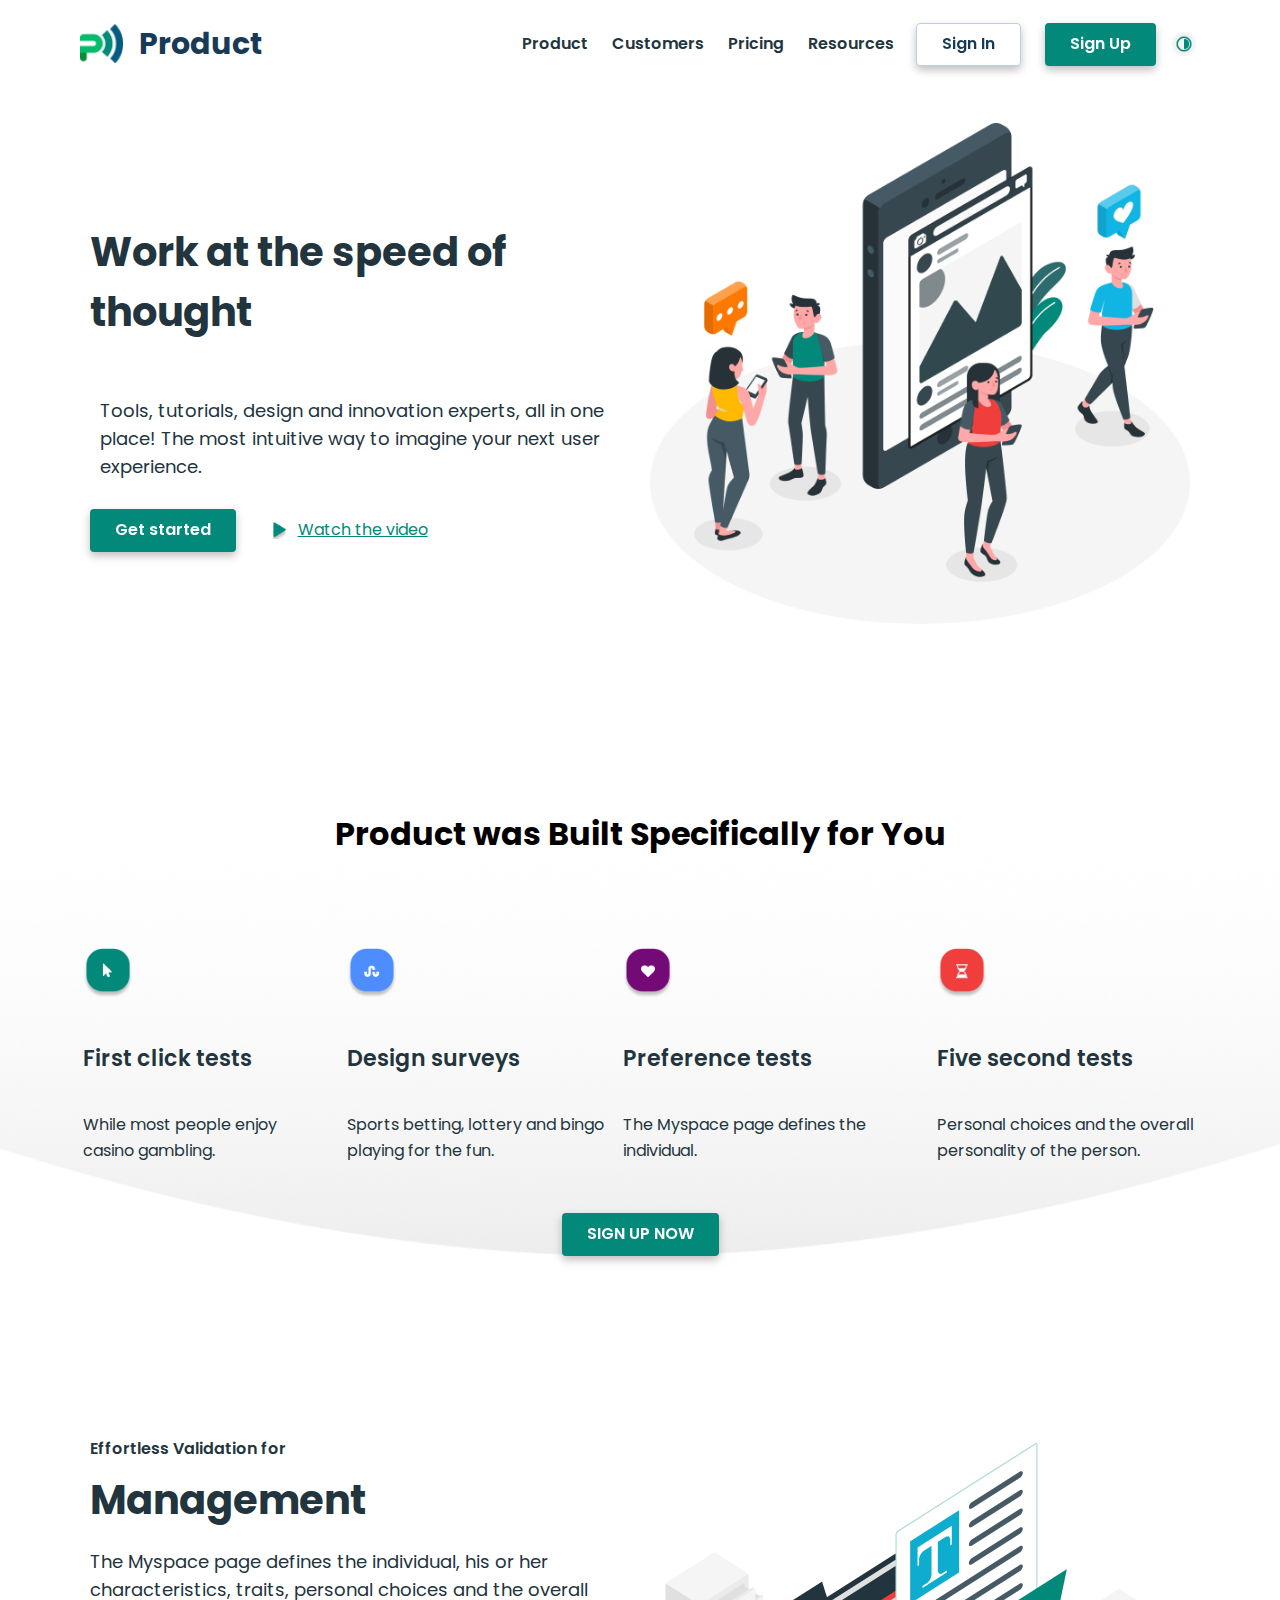
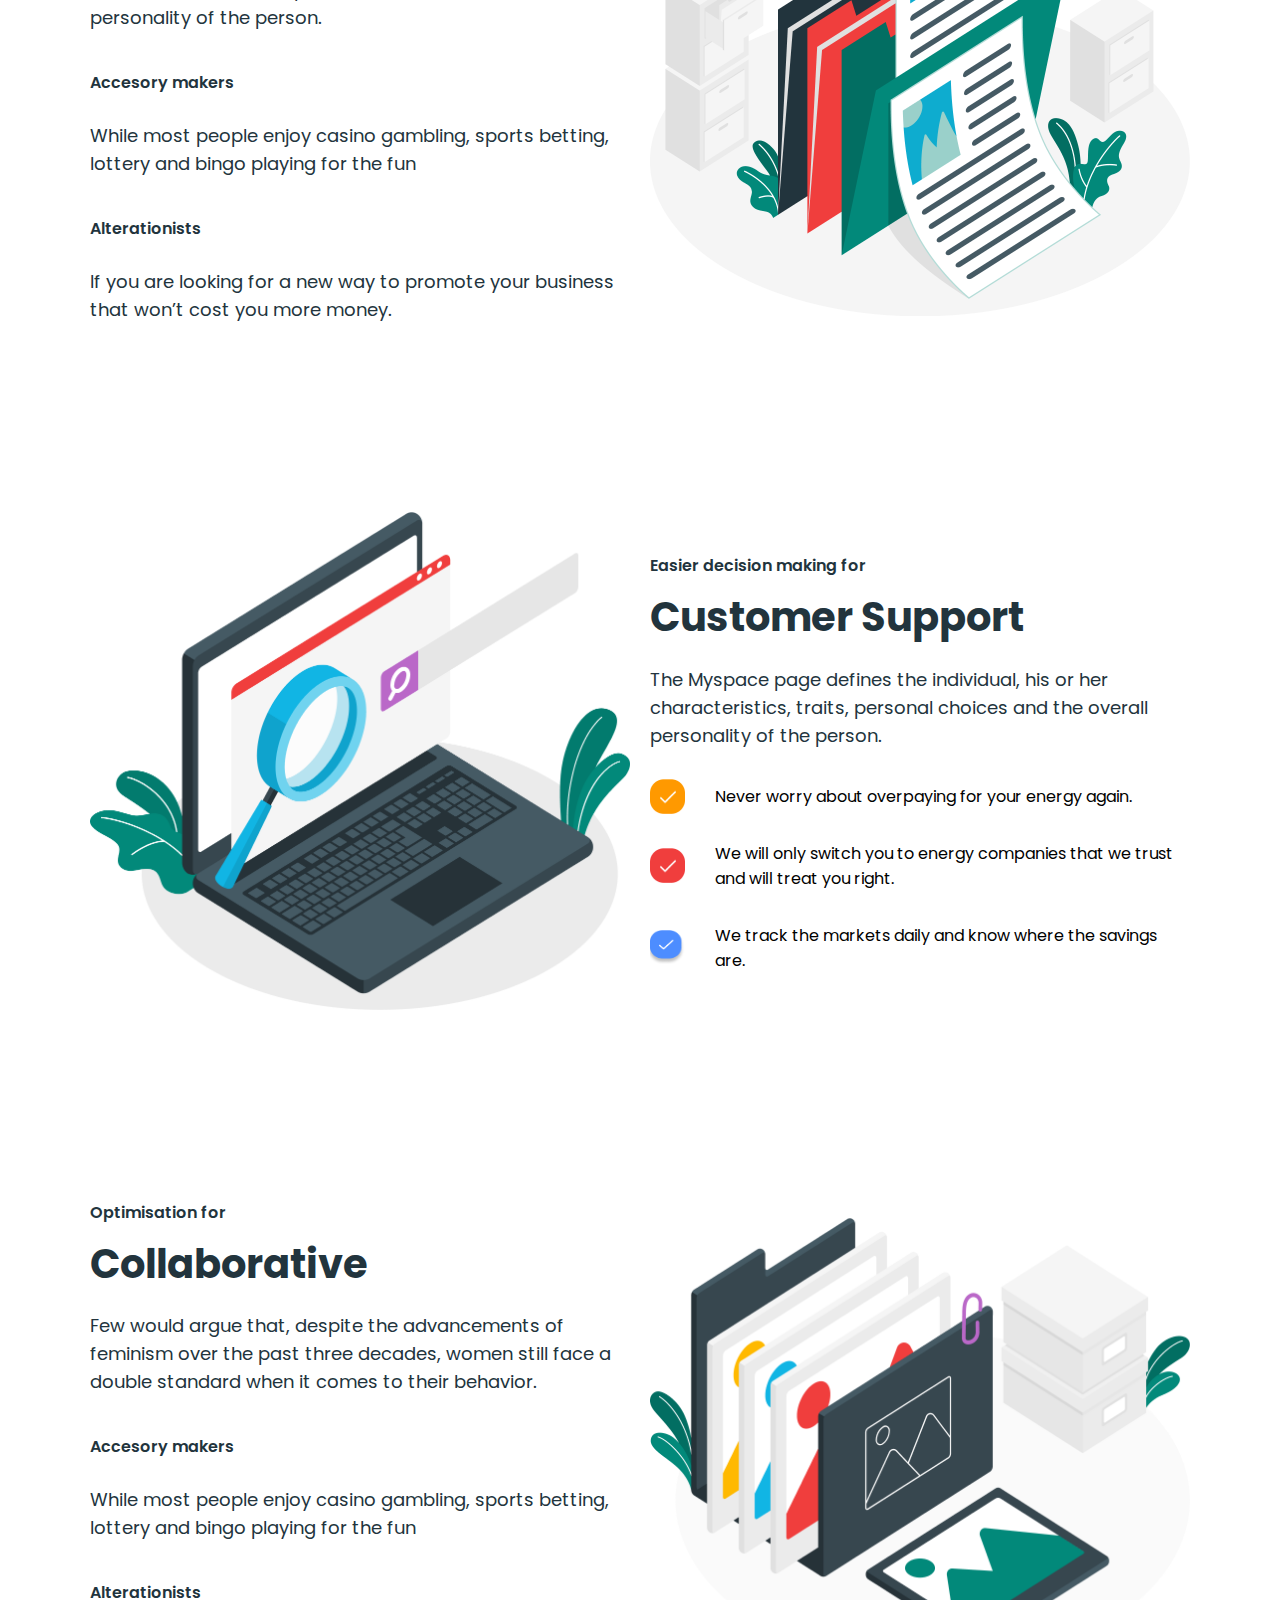
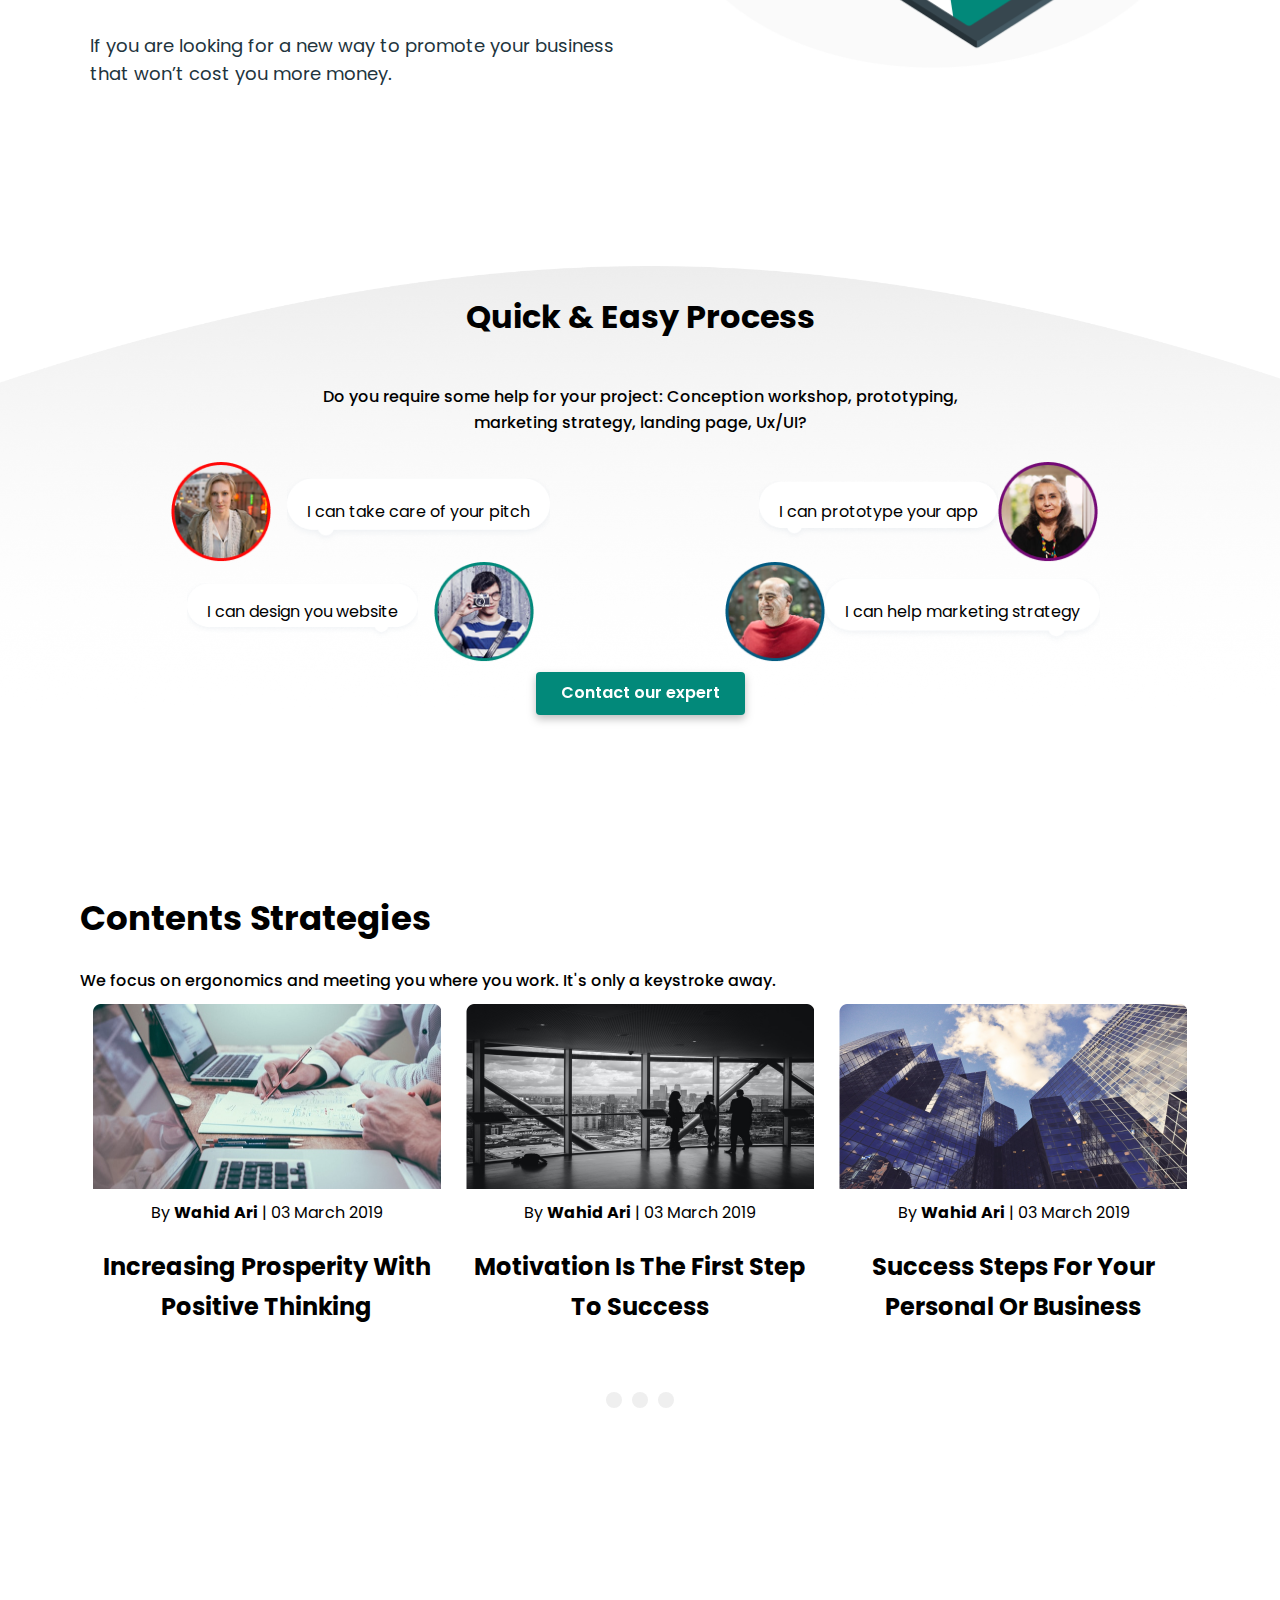
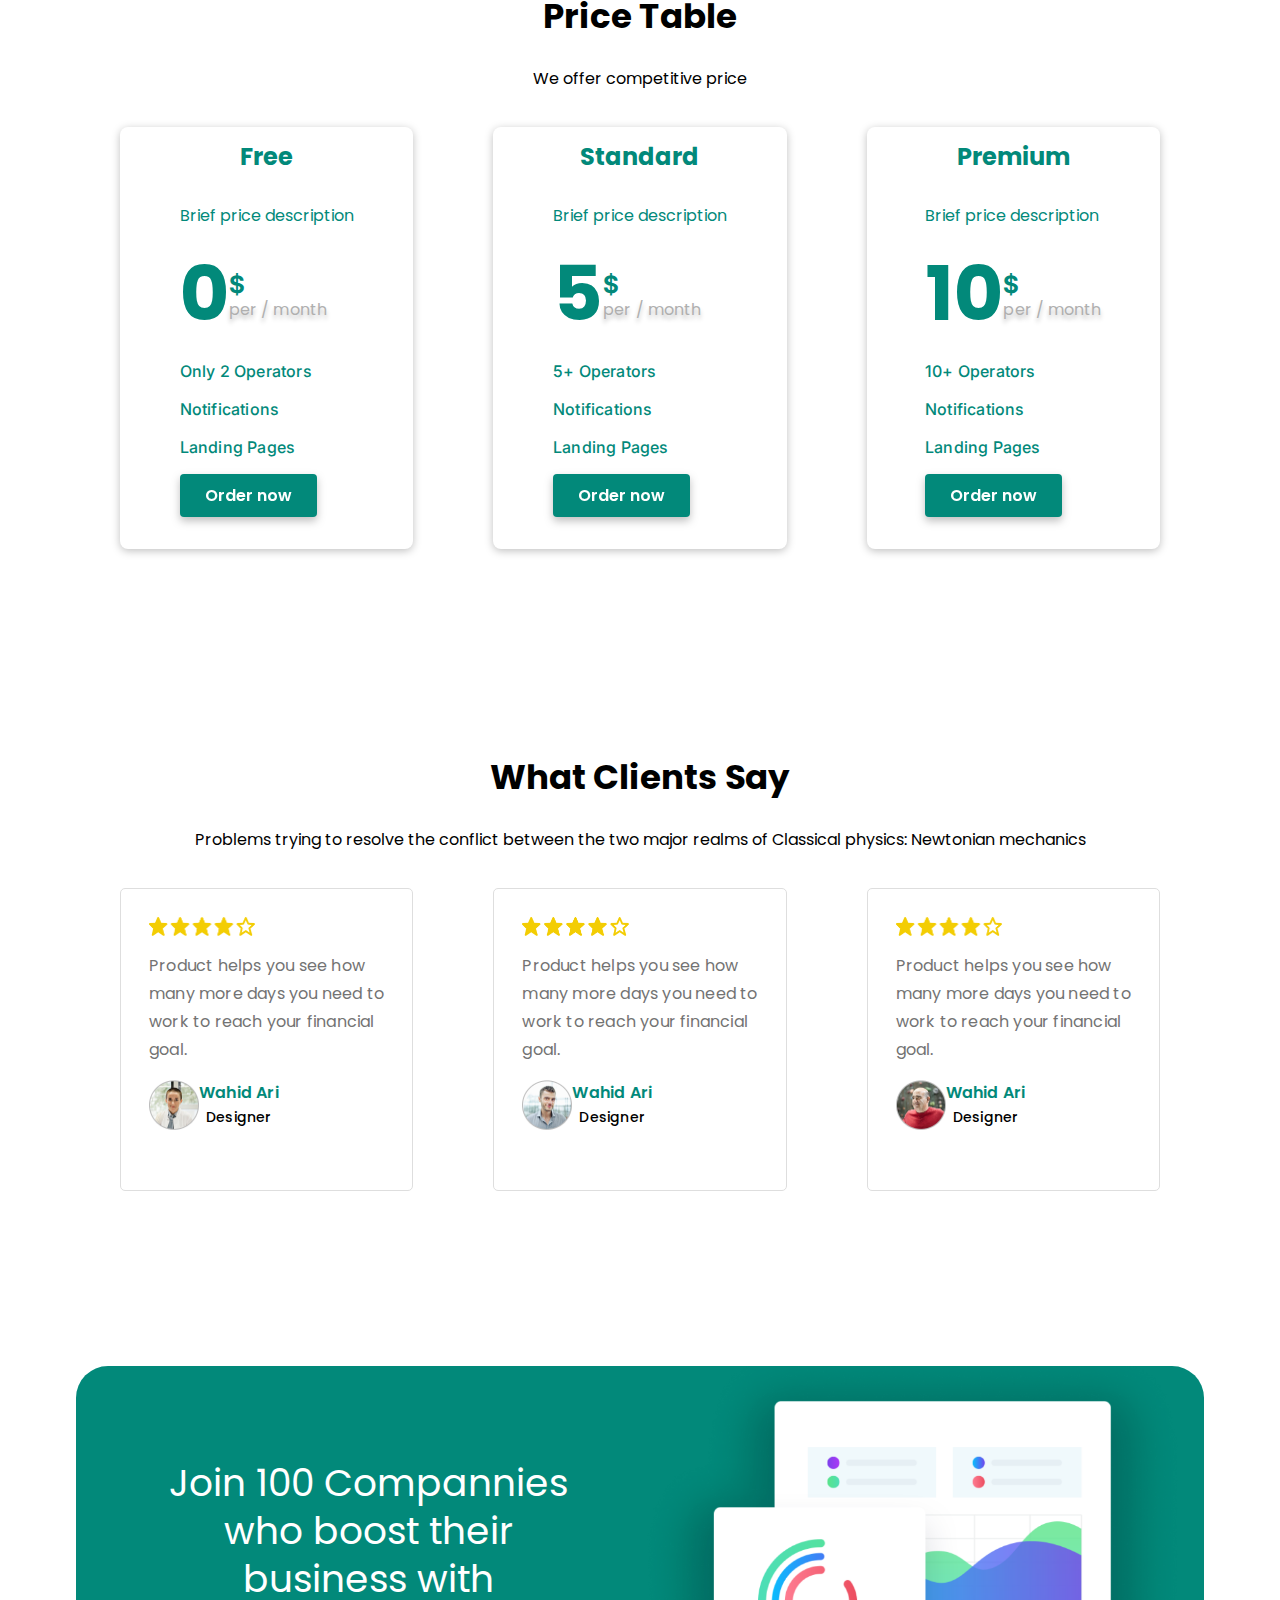
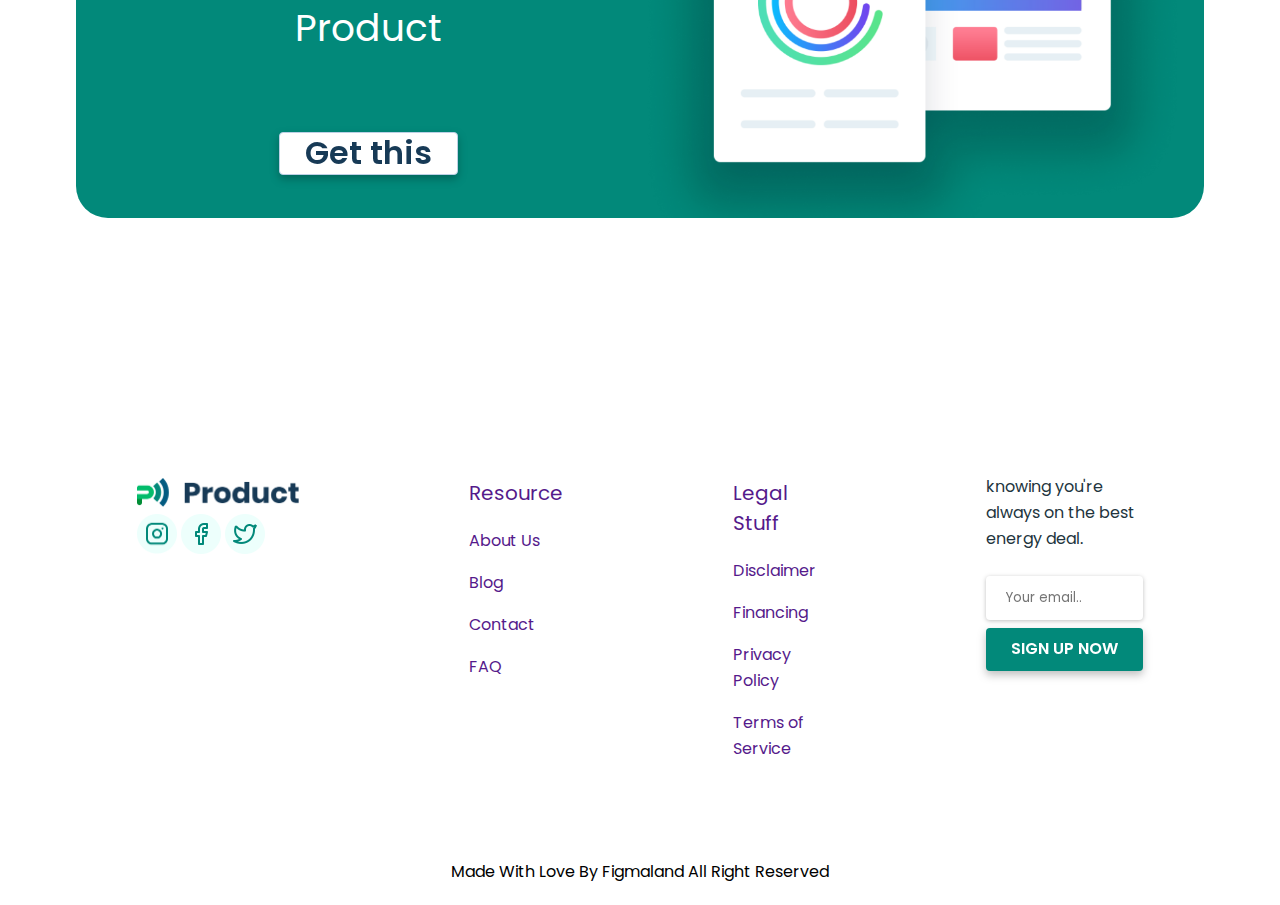
<file: index.html>
<!DOCTYPE html>
<html lang="en">

<head>
    <meta charset="UTF-8" />
    <meta http-equiv="X-UA-Compatible" content="IE=edge" />
    <meta name="viewport" content="width=device-width, initial-scale=1.0" />
    <title>My Product</title>
    <link rel="preconnect" href="https://fonts.googleapis.com" />
    <link rel="preconnect" href="https://fonts.gstatic.com" crossorigin />
    <link
        href="https://fonts.googleapis.com/css2?family=Poppins:ital,wght@0,100;0,200;0,300;0,400;0,500;0,600;0,700;0,800;0,900;1,100;1,200;1,300;1,400;1,500;1,600;1,700;1,800;1,900&display=swap"
        rel="stylesheet" />
    <link rel="preconnect" href="https://fonts.googleapis.com">
    <link rel="preconnect" href="https://fonts.gstatic.com" crossorigin>
    <link href="https://fonts.googleapis.com/css2?family=Inter:wght@100;200;300;400;500;600;700;800;900&display=swap"
        rel="stylesheet">
    <link rel="stylesheet" href="style.css" />
</head>

<body>
    <!-------NAV BAR ------->
    <nav class="nav row">
        <input type="checkbox" id="menu-collapse">
        <div class="content-container row nav-bar-wrapper">
            <div class="app-logo-container row row-centered">
                <img id="app-logo" src="images/logo.png" />
                <h3 id="app-title">Product</h3>
            </div>

            <div class="row-centered nav-bar-buttons-container">

                <div class="nav-links-container row-centered">
                    <a href="">Product</a>
                    <a href="customers-page/index.html">Customers</a>
                    <a href="">Pricing</a>
                    <a href="">Resources</a>
                </div>

                <div class="row row-centered action-buttons-wrapper">
                    <button class="primary-button button-outlined buttons-nav-margin">Sign In</button>
                    <button class="primary-button buttons-nav-margin">Sign Up</button>

                    <button class="switch-theme-button">
                        <img id="switch-theme-icon" src="images/switch-theme-icon.png" />
                    </button>
                </div>
            </div>
            <div class="row row-centered menu-icon">
                <label for="menu-collapse">
                    <img id="menu-icon" src="images/menu.png" />
                </label>
            </div>
        </div>
    </nav>
    <!-------/NAV BAR ------->

    <!------- SECTION 1 CONTAINER ------->

    <section class="row content-container section-2-col">

        <div class="content-left-col section-2-col-item">
            <h1 class="main-header">Work at the speed of thought</h1>

            <p class="subtitle section-2-col-item">
                Tools, tutorials, design and innovation experts, all in one place! The
                most intuitive way to imagine your next user experience.
            </p>
            <div class="row row-centered">
                <button class="primary-button">Get started</button>
                <button class="button-link button-link-margin">
                    <img id="play-icon" src="images/triangle.png" />
                    <span>Watch the video</span>
                </button>
            </div>
        </div>

        <div class="content-right-col section-2-col-item">
            <img class="first-section-right-col" src="images/first-section-image.png" alt="">
        </div>

    </section>

    <!------- /SECTION 1 CONTAINER ------->

    <!------- SECTION 2 CONTAINER ------->

    <section class="section-bg">
        <div class="content-container section-3-row">
            <h2>Product was Built Specifically for You</h2>

            <div class="section-row-4-cols">
                <div class="section-row-4-cols-item-1">
                    <img class="section-2-icon" src="images/icon-green.png">
                    <h5>First click tests</h5>
                    <p>While most people enjoy casino gambling.</p>
                </div>
                <div class="section-row-4-cols-item-2">
                    <img class="section-2-icon" src="images/icon-blue.png">
                    <h5>Design surveys</h5>
                    <p>Sports betting, lottery and bingo playing for the fun.</p>
                </div>
                <div class="section-row-4-cols-item-3">
                    <img class="section-2-icon" src="images/icon-purple.png">
                    <h5>Preference tests</h5>
                    <p>The Myspace page defines the individual.</p>
                </div>
                <div class="section-row-4-cols-item-4"">
                <img class=" section-2-icon" src="images/icon-orange.png">
                    <h5>Five second tests</h5>
                    <p>Personal choices and the overall personality of the person.</p>
                </div>
            </div>

            <button class="primary-button">SIGN UP NOW</button>

        </div>
    </section>

    <!------- /SECTION 2 CONTAINER ------->

    <!------- /SECTION 3 CONTAINER ------->

    <section class="row content-container section-2-col">

        <div class="content-left-col section-2-col-item">
            <h6>Effortless Validation for</h6>
            <h2 class="main-header">Management</h2>
            <p class="subtitle">
                The Myspace page defines the individual, his or her characteristics, traits, personal choices and the
                overall personality of the person.
            </p>
            <h6>Accesory makers</h6>
            <p class="subtitle">
                While most people enjoy casino gambling, sports betting, lottery and bingo playing for the fun
            </p>
            <h6>Alterationists</h6>
            <p class="subtitle">
                If you are looking for a new way to promote your business that won’t cost you more money.
            </p>
        </div>

        <div class="content-right-col section-2-col-item">
            <img class="first-section-right-col" src="images/amico.png" alt="">
        </div>

    </section>

    <!------- /SECTION 3 CONTAINER ------->

    <!------- SECTION 4 CONTAINER ------->
    <section class="row content-container section-2-col section-non-reverse">

        <div class="content-right-col section-2-col-item">
            <img class="first-section-right-col" src="images/amico2.png" alt="">
        </div>

        <div class="content-left-col section-2-col-item">
            <h6>Easier decision making for</h6>
            <h2 class="main-header">Customer Support</h2>
            <p class="subtitle">
                The Myspace page defines the individual, his or her characteristics, traits, personal choices and the
                overall personality of the person.
            </p>
            <div>
                <div class="row row-centered">
                    <img class="check-box-icon" src="/images/yellow-sign.png" alt="">
                    <p>Never worry about overpaying for your energy again. </p>
                </div>
                <div class="row row-centered">
                    <img class="check-box-icon" src="/images/red-sign.png" alt="">
                    <p>We will only switch you to energy companies that we trust and will treat you right.</p>
                </div>
                <div class="row row-centered">
                    <img class="check-box-icon" src="/images/blue-sign.png" alt="">
                    <p>We track the markets daily and know where the savings are.</p>
                </div>
            </div>
        </div>

    </section>

    <!------- /SECTION 4 CONTAINER ------->

    <!------- SECTION 5 CONTAINER ------->

    <section class="row content-container section-2-col">

        <div class="content-left-col section-2-col-item">
            <h6>Optimisation for</h6>
            <h2 class="main-header">Collaborative</h2>
            <p class="subtitle">
                Few would argue that, despite the advancements of feminism over the past three decades, women still face
                a double standard when it comes to their behavior.
            </p>
            <h6>Accesory makers</h6>
            <p class="subtitle">
                While most people enjoy casino gambling, sports betting, lottery and bingo playing for the fun
            </p>
            <h6>Alterationists</h6>
            <p class="subtitle">
                If you are looking for a new way to promote your business that won’t cost you more money.
            </p>
        </div>

        <div class="content-right-col section-2-col-item">
            <img class="first-section-right-col" src="images/amico3.png" alt="">
        </div>

    </section>

    <!------- /SECTION 5 CONTAINER ------->

    <!------- /SECTION 6 CONTAINER ------->

    <section class="section-bg-reverse">
        <div class="content-container section-3-row">
            <h2>Quick & Easy Process</h2>
            <p>Do you require some help for your project: Conception workshop,
                prototyping, marketing strategy, landing page, Ux/UI?</p>
            <div class="row row-centered chat-box-container">
                <div class="content-left-col section-2-col-item">

                    <div class="div-centered row row-centered chat-box-wrapper-left">
                        <img class="avatar-icon" src="images/Avator1.png" alt="">
                        <div class="chat-box chat-box-left">
                            <p>I can take care of your pitch</p>
                        </div>
                    </div>

                    <div id="item-reverse" class="div-centered row row-centered chat-box-wrapper-right">
                        <img class="avatar-icon" src="images/Avator3.png" alt="">
                        <div class="chat-box chat-box-right">
                            <p>I can design you website</p>
                        </div>
                    </div>

                </div>

                <div class="content-left-col section-2-col-item">
                    <div id="item-reverse" class="div-centered row row-centered chat-box-wrapper-left">
                        <img class="avatar-icon" src="images/Avator2.png" alt="">
                        <div class="chat-box chat-box-left">
                            <p>I can prototype your app</p>
                        </div>
                    </div>

                    <div id="item-noreverse" class="div-centered row row-centered chat-box-wrapper-right ">
                        <img class="avatar-icon" src="images/Avator4.png" alt="">
                        <div class="chat-box chat-box-right">
                            <p>I can help marketing strategy</p>
                        </div>
                    </div>
                </div>
            </div>

            <button class="primary-button">Contact our expert</button>
        </div>

    </section>

    <!------- /SECTION 6 CONTAINER ------->

    <!-- INCEPUT TEMA -->

    <!------- SECTION 7 CONTAINER ------->
    <section>
        <div class="content-container section-7-title">

            <h2>Contents Strategies</h2>
            <p>We focus on ergonomics and meeting you where you work. It's only a keystroke away. </p>
            <div class="row row-centered chat-box-container text-hover ">
                <div class="content-left-col chat-box-container">
                    <div class="column">
                        <img class="images-items" src="images/image-1-1.png" alt="">
                        <div class="creator-text-box">
                            <span>By <span>Wahid Ari</span> | 03 March 2019</span>
                        </div>
                        <div class="creator-text-box">
                            <p class="paragraph-s7">Increasing Prosperity With Positive Thinking</p>
                        </div>
                    </div>

                </div>

                <div class="content-left-col chat-box-container">
                    <div class="column">
                        <img class="images-items" src="images/image-1-2.png" alt="">
                        <div class="creator-text-box">
                            <span>By <span>Wahid Ari</span> | 03 March 2019</span>
                        </div>
                        <div class="creator-text-box">
                            <p class="paragraph-s7">Motivation Is The First Step To Success</p>
                        </div>

                    </div>

                </div>

                <div class="content-left-col chat-box-container">
                    <div class="column">
                        <img class="images-items" src="images/image-1-3.png" alt="">
                        <div class="creator-text-box">
                            <span>By <span>Wahid Ari</span> | 03 March 2019</span>
                        </div>
                        <div class="creator-text-box">
                            <p class="paragraph-s7">Success Steps For Your Personal Or Business</p>
                        </div>

                    </div>
                </div>
            </div>

            <!-- BUTTONS -->
            <div class="menu__wrapper">
                <button class="circle" type="button"></button>
                <button class="circle" type="button"></button>
                <button class="circle" type="button"></button>
            </div>
            <!-- /BUTTONS -->
        </div>
    </section>
    <!------- /SECTION 7 CONTAINER ------->

    <!------- SECTION 8 CONTAINER ------->

    <section>
        <div class="content-container section-8-title">
            <h2>Price Table</h2>
            <p>We offer competitive price</p>
            <div class="row row-centered chat-box-container">
                <div class="content-box-col">
                    <div class="column column-center-align">
                        <div class="creator-text-box">
                            <p>Free</p>
                        </div>
                        <div>
                            <p>Brief price description</p>
                            <div class="row">
                                <span class="digit">0</span>
                                <div class="column column-center-x-y">
                                    <span class="dollar-sign">$</span>
                                    <span class="per-month-font"> per / month </span>
                                </div>
                            </div>
                            <p class="paragraph-text">Only 2 Operators</p>
                            <p class="paragraph-text">Notifications</p>
                            <p class="paragraph-text">Landing Pages</p>
                            <button class="primary-button">Order now</button>
                        </div>
                    </div>

                </div>
                <div class="content-box-col">
                    <div class="column column-center-align">
                        <div class="creator-text-box">
                            <p>Standard</p>
                        </div>
                        <div>
                            <p>Brief price description</p>
                            <div class="row">
                                <span class="digit">5</span>
                                <div class="column column-center-x-y">
                                    <span class="dollar-sign">$</span>
                                    <span class="per-month-font"> per / month </span>
                                </div>
                            </div>
                            <p class="paragraph-text">5+ Operators</p>
                            <p class="paragraph-text">Notifications</p>
                            <p class="paragraph-text">Landing Pages</p>
                            <button class="primary-button">Order now</button>
                        </div>
                    </div>

                </div>

                <div class="content-box-col">
                    <div class="column column-center-align">
                        <div class="creator-text-box">
                            <p>Premium</p>
                        </div>
                        <div>
                            <p>Brief price description</p>
                            <div class="row">
                                <span class="digit">10 </span>
                                <div class="column column-center-x-y">
                                    <span class="dollar-sign">$</span>
                                    <span class="per-month-font"> per / month </span>
                                </div>
                            </div>
                            <p class="paragraph-text">10+ Operators</p>
                            <p class="paragraph-text">Notifications</p>
                            <p class="paragraph-text">Landing Pages</p>
                            <button class="primary-button">Order now</button>
                        </div>
                    </div>

                </div>

            </div>


        </div>
    </section>

    <!------- /SECTION 8 CONTAINER ------->

    <!------- SECTION 9 CONTAINER ------->

    <section>
        <div class="paragraph-font-s9 content-container section-8-title">
            <h2>What Clients Say</h2>
            <p>Problems trying to resolve the conflict between
                the two major realms of Classical physics: Newtonian mechanics </p>
            <div class="row row-centered chat-box-container">
                <div class="card-item chat-box-container">
                    <div class="column content-margin">
                        <img class="stars-img" src="images/review-stars.png" alt="">
                        <p class="text-align-center">Product helps you see how many
                            more days you need to work to
                            reach your financial goal.</p>
                        <div class="row row-centered">
                            <img class="avatar-icon-9" src="images/avatar1.png" alt="">
                            <div class="column column-center-align">

                                <p id="name-reviewer">Wahid Ari</p>
                                <p id="job-reviewer">Designer</p>
                            </div>
                        </div>
                    </div>
                </div>


                <div class="card-item chat-box-container">
                    <div class="column content-margin">
                        <img class="stars-img" src="images/review-stars.png" alt="">
                        <p class="text-align-center">Product helps you see how many
                            more days you need to work to
                            reach your financial goal.</p>
                        <div class="row row-centered">
                            <img class="avatar-icon-9" src="images/avatar2.png" alt="">
                            <div class="column column-center-align">

                                <p id="name-reviewer">Wahid Ari</p>
                                <p id="job-reviewer">Designer</p>
                            </div>
                        </div>
                    </div>

                </div>


                <div class="card-item chat-box-container">
                    <div class="column content-margin">
                        <img class="stars-img" src="images/review-stars.png" alt="">
                        <p class="text-align-center">Product helps you see how many
                            more days you need to work to
                            reach your financial goal.</p>
                        <div class="row row-centered">
                            <img class="avatar-icon-9" src="images/avatar3.png" alt="">
                            <div class="column column-center-align">

                                <p id="name-reviewer">Wahid Ari</p>
                                <p id="job-reviewer">Designer</p>
                            </div>
                        </div>
                    </div>

                </div>
            </div>

        </div>
    </section>

    <!------- SECTION /9 CONTAINER ------->

    <!------- SECTION 10 CONTAINER ------->

    <section id="bg-contain" class="row content-container section-2-col-img">

        <div class="content-left-col section-2-col-item section-10-text-style">
            <h3>Join 100 Compannies who boost their business with</h3>
            <h3>Product</h3>
            <button class="primary-button button-outlined fit-button">Get this</button>
        </div>
        <div class="content-right-col section-2-col-img">
            <img class="image-item-s10" src="images/screen.png" alt="">
        </div>

    </section>

    <!------- /SECTION 10 CONTAINER ------->

    <!------- SECTION 11 CONTAINER ------->
    <!------- BOTTOM ------->

    <section class="content-container section-3-row">

        <div class="section-row-4-cols align">
            <div id="col-centered" class="section-row-4-cols-item-1">
                <img class="logo-name" src="images/logo-name.png">
                <div>
                    <img class="social-media-icons" src="images/insta-logo.png" alt="">
                    <img class="social-media-icons" src="images/facebook-logo.png" alt="">
                    <img class="social-media-icons" src="images/twitter-logo.png" alt="">
                </div>
            </div>
            <div id="col-centered" class="section-row-4-cols-item-2 list-text-style">
                <p> <a href=""> Resource </a></p>
                <p><a href=""> About Us </a></p>
                <p><a href=""> Blog </a></p>
                <p><a href=""> Contact </a></p>
                <p><a href=""> FAQ </a></p>
            </div>
            <div id="col-centered" class=" section-row-4-cols-item-3 list-text-style">
                <p><a href=""> Legal Stuff </a></p>
                <p><a href=""> Disclaimer </a></p>
                <p><a href=""> Financing </a></p>
                <p><a href=""> Privacy Policy </a></p>
                <p><a href=""> Terms of Service </a></p>
            </div>
            <div id="col-centered" class="section-row-4-cols-item-4 ">
                <p>knowing you're always on the best energy deal. </p>
                <input type="text" id="email-box" placeholder="Your email..">
                <button class="primary-button">SIGN UP NOW</button>
            </div>
        </div>

        <p id="copyright">Made With Love By Figmaland All Right Reserved </p>

    </section>

    <!------- /SECTION 11 CONTAINER ------->
</body>

</html>
</file>
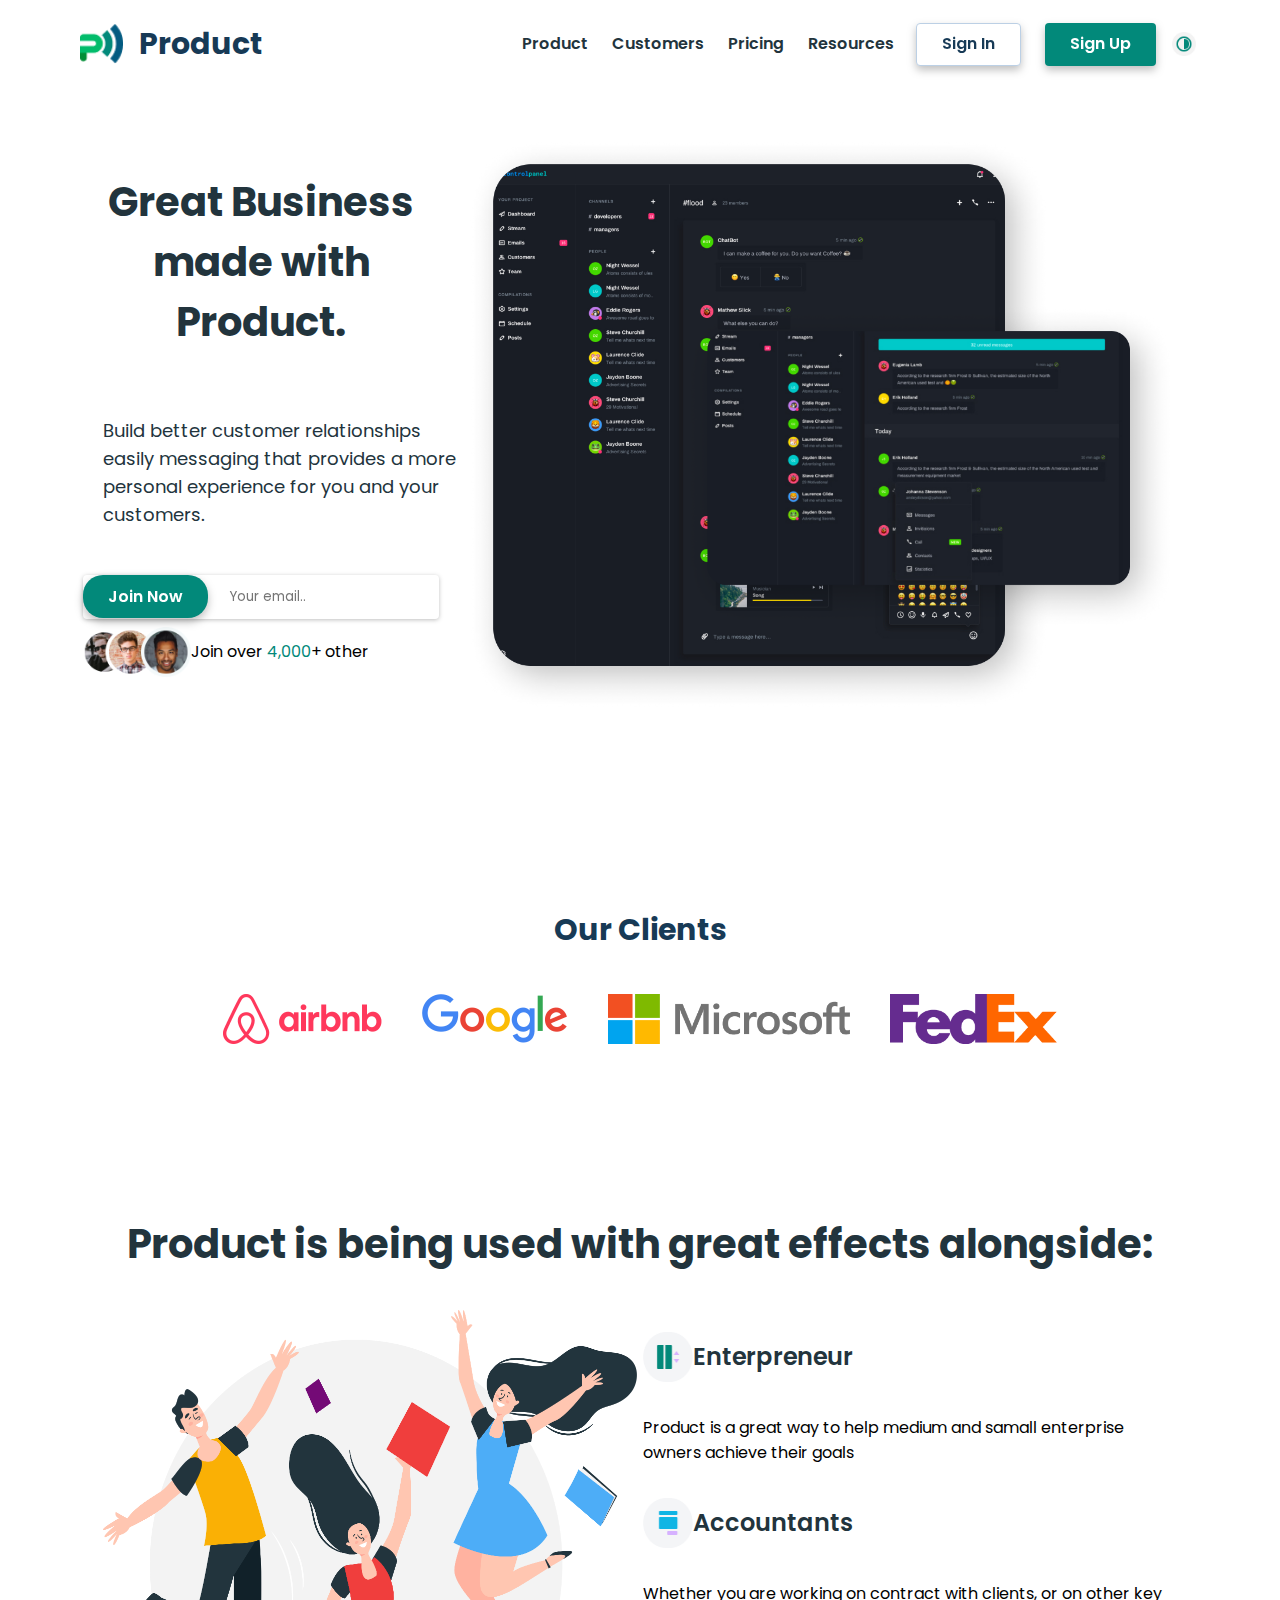
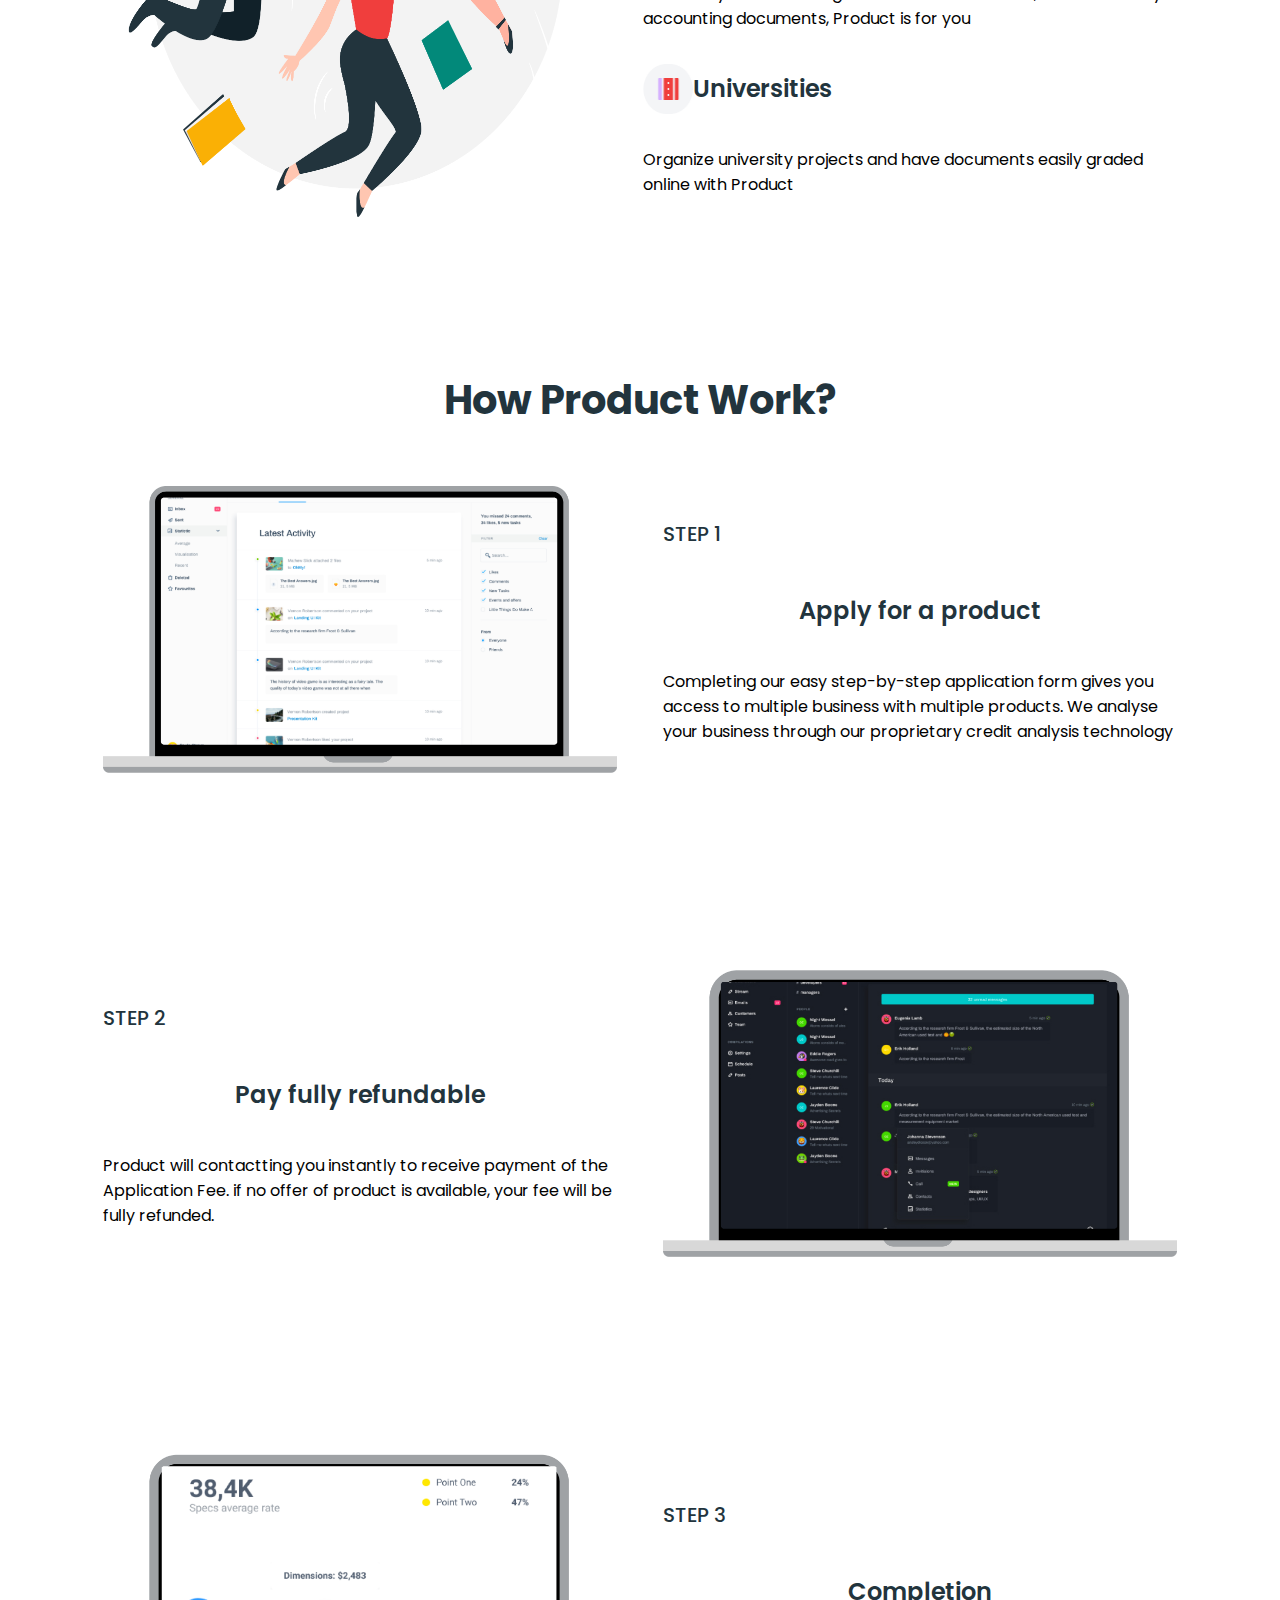
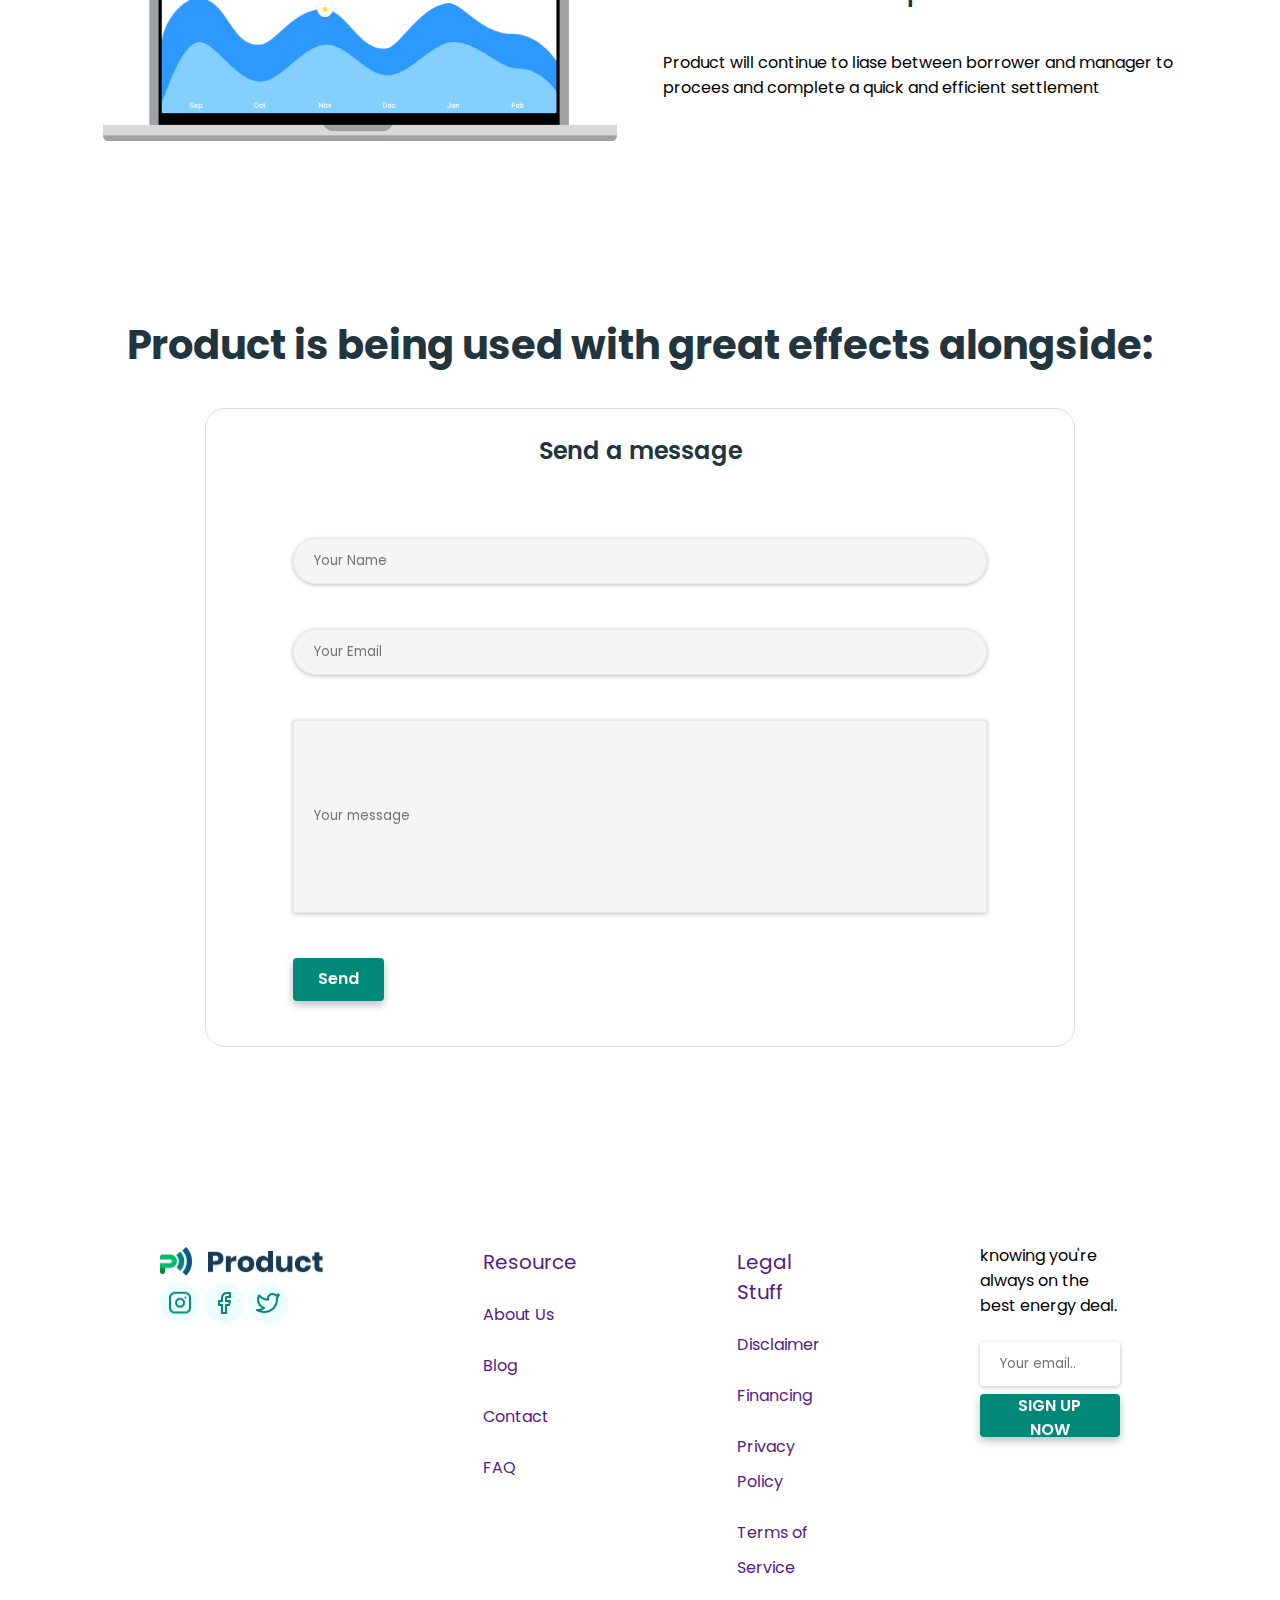
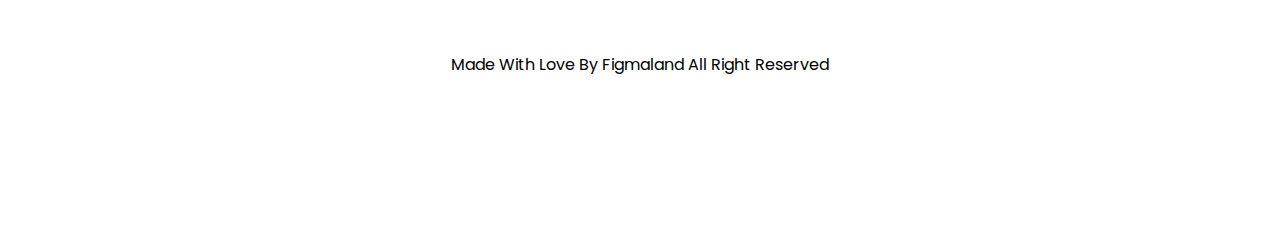
<file: customers-page/index.html>
<!DOCTYPE html>
<html lang="en">

<head>
    <meta charset="UTF-8" />
    <meta http-equiv="X-UA-Compatible" content="IE=edge" />
    <meta name="viewport" content="width=device-width, initial-scale=1.0" />
    <title>My Product</title>
    <link rel="preconnect" href="https://fonts.googleapis.com" />
    <link rel="preconnect" href="https://fonts.gstatic.com" crossorigin />
    <link
        href="https://fonts.googleapis.com/css2?family=Poppins:ital,wght@0,100;0,200;0,300;0,400;0,500;0,600;0,700;0,800;0,900;1,100;1,200;1,300;1,400;1,500;1,600;1,700;1,800;1,900&display=swap"
        rel="stylesheet" />
    <link rel="preconnect" href="https://fonts.googleapis.com">
    <link rel="preconnect" href="https://fonts.gstatic.com" crossorigin>
    <link href="https://fonts.googleapis.com/css2?family=Inter:wght@100;200;300;400;500;600;700;800;900&display=swap"
        rel="stylesheet">
    <link rel="stylesheet" href="style.css" />
</head>

<body>
    <!-------NAV BAR ------->
    <nav class="nav row">
        <input type="checkbox" id="menu-collapse">
        <div class="content-container row nav-bar-wrapper">
            <div class="app-logo-container row row-centered">
                <img id="app-logo" src="images/logo.png" />
                <h3 id="app-title">Product</h3>
            </div>

            <div class="row-centered nav-bar-buttons-container">

                <div class="nav-links-container row-centered">
                    <a class="active" href="../index.html">Product</a>
                    <a class="active" href="index.html">Customers</a>
                    <a href="">Pricing</a>
                    <a href="">Resources</a>
                </div>

                <div class="row row-centered action-buttons-wrapper">
                    <button class="primary-button button-outlined buttons-nav-margin">Sign In</button>
                    <button class="primary-button buttons-nav-margin">Sign Up</button>

                    <button class="switch-theme-button">
                        <img id="switch-theme-icon" src="images/switch-theme-icon.png" />
                    </button>
                </div>
            </div>
            <div class="row row-centered menu-icon">
                <label for="menu-collapse">
                    <img id="menu-icon" src="images/menu.png" />
                </label>
            </div>
        </div>
    </nav>

    <!------- SECTION 1 CONTAINER ------->

    <section class="row content-container chat-box-container">

        <div class="content-left-col section-2-col section-non-reverse">
            <h1 class="main-header">Great Business made with Product.</h1>

            <p class="content-text section-2-col-item">
                Build better customer relationships easily messaging that provides a more personal experience for you
                and your customers.
            </p>
            <div class="row row-centered">
                <input type="text" id="email-box" placeholder=".                               Your email..">
                <button class="inside-button">Join Now</button>
            </div>
            <div class="row row-centered">
                <img class="three-avatars" src="images/three-avatars.png" alt="">
                <span>Join over <span class="green-text">4,000</span>+ other </span>
            </div>
        </div>

        <div class="content-right-col section-2-col-item section-non-reverse">
            <img class="first-section-right-col" src="images/app.png" alt="">
        </div>

    </section>

    <!------- /SECTION 1 CONTAINER ------->

    <!------- SECTION 2 CONTAINER ------->

    <section>
        <div class="row row-centered content-container section-2-coll section-2-col">
            <h3 id="app-title">Our Clients</h3>
            <div class="row row-centered column-align ">
                <img class="clients-icons" src="images/Airbnb Logo.png" alt="">
                <img class="clients-icons" src="images/Google Logo.png" alt="">
                <img class="clients-icons" src="images/Microsoft Logo.png" alt="">
                <img class="clients-icons" src="images/FedEx Logo.png" alt="">
            </div>
        </div>

    </section>

    <!------- /SECTION 2 CONTAINER ------->

    <!------- SECTION 3 CONTAINER ------->

    <section class="content-container">
        <div class="column column-centered chat-box-container">
            <h2 class="main-header">Product is being used with great effects alongside:</h2>
        </div>
        <div class="row row-centered content-container chat-box-container">

            <div class="content-left-col section-2-col">
                <img class="first-section-right-col" src="images/happy-people.png" alt="">
            </div>
            <div class="content-right-col section-2-col ">
                <div>
                    <div>
                        <div class="row row-centered">
                            <img class="check-box-icon" src="images/Feature Icon with circle.png" alt="">
                            <p class="subtitle">Enterpreneur</p>
                        </div>
                        <p>Product is a great way to help medium and samall enterprise owners achieve their goals
                        </p>
                    </div>
                    <div>
                        <div class="row row-centered">
                            <img class="check-box-icon" src="images/Feature Icon with circle2.png" alt="">
                            <p class="subtitle">Accountants</p>
                        </div>
                        <p>Whether you are working on contract with clients, or on other key accounting documents,
                            Product is for you</p>
                    </div>
                    <div>
                        <div class="row row-centered">
                            <img class="check-box-icon" src="images/Feature Icon with circle3.png" alt="">
                            <p class="subtitle">Universities</p>
                        </div>
                        <p>Organize university projects and have documents easily graded online with Product</p>
                    </div>
                </div>
            </div>
        </div>
    </section>

    <!------- /SECTION 3 CONTAINER ------->

    <!-------  SECTION 4 CONTAINER ------->

    <section class="column column-centered">

            <div class="column column-centered">
                <h2 class="main-header">How Product Work?</h2>
            </div>
            <div class="row row-centered content-container section-2-col">
                <div class="content-left-col section-2-col-item ">
                    <img class="first-section-left-col" src="images/mac1.png" alt="">
                </div>
                <div class="content-right-col column column-align section-2-col-item">
                    <h3 class="step-text-format">STEP 1</h3>
                    <P class="subtitle">Apply for a product</P>
                    <p>Completing our easy step-by-step application form gives you access to multiple business with
                        multiple products. We analyse your business through our proprietary credit analysis technology
                    </p>
                </div>
            </div>

    </section>

    <!------- /SECTION 4 CONTAINER ------->

    <!-------  SECTION 5 CONTAINER ------->

    <section class="column column-centered ">

        <div class="row row-centered content-container section-2-col section-reverse">
            <div class="content-right-col column column-align section-2-col-item">
                <h3 class="step-text-format">STEP 2</h3>
                <P class="subtitle">Pay fully refundable</P>
                <p>Product will contactting you instantly to receive payment of the Application Fee. if no offer of
                    product is available, your fee will be fully refunded.
                </p>
            </div>
            <div class="content-left-col section-2-col-item ">
                <img class="first-section-left-col" src="images/mac2.png" alt="">
            </div>
        </div>

    </section>

    <!------- /SECTION 5 CONTAINER ------->

    <!-------  SECTION 5 CONTAINER ------->

    <section class="column column-centered">

        <div class="row row-centered content-container section-2-col">
            <div class="content-left-col section-2-col-item ">
                <img class="first-section-left-col" src="images/mac3.png" alt="">
            </div>
            <div class="content-right-col column column-align section-2-col-item">
                <h3 class="step-text-format">STEP 3</h3>
                <P class="subtitle">Completion</P>
                <p>Product will continue to liase between borrower and manager to procees and complete a quick and efficient settlement
                </p>
            </div>
        </div>

    </section>

    <!-------  /SECTION 6 CONTAINER ------->

    <!-------   SECTION 7 CONTAINER ------->

    <section class="column column-centered section-2-col">
        <div class="column column-centered chat-box-container">
            <h2 class="main-header">Product is being used with great effects alongside:</h2>
        </div>
        <div class="column column-centered text-box-area">
        <p class="subtitle">Send a message</p>

        <input type="text" id="info-box" placeholder="Your Name">
        <input type="text" id="info-box" placeholder="Your Email">
        <input type="text" id="message-box" placeholder="Your message">
            <div class="left-align-button">
            <button class="primary-button">Send</button>
            </div>
        </div>
    </section>

    <!-------  /SECTION 7 CONTAINER ------->

    <!------- SECTION 8 CONTAINER ------->
        <!------- BOTTOM ------->

    <section class="content-container section-3-row">

            <div class="section-row-4-cols align">
                <div id="col-centered" class="section-row-4-cols-item-1">
                    <img class="logo-name" src="images/logo-name.png">
                    <div>
                    <img class="social-media-icons" src="images/insta-logo.png" alt="">
                    <img class="social-media-icons" src="images/facebook-logo.png" alt="">
                    <img class="social-media-icons" src="images/twitter-logo.png" alt="">
                    </div>
                </div>
                <div id="col-centered" class="section-row-4-cols-item-2 list-text-style">
                    <p> <a href=""> Resource </a></p>
                    <p><a href=""> About Us </a></p>
                    <p><a href=""> Blog </a></p>
                    <p><a href=""> Contact </a></p>
                    <p><a href=""> FAQ </a></p>
                </div>
                <div id="col-centered" class=" section-row-4-cols-item-3 list-text-style">
                    <p><a href=""> Legal Stuff </a></p>
                    <p><a href=""> Disclaimer </a></p>
                    <p><a href=""> Financing </a></p>
                    <p><a href=""> Privacy Policy </a></p>
                    <p><a href=""> Terms of Service </a></p>
                </div>
                <div id="col-centered" class="section-row-4-cols-item-4 ">
                    <p>knowing you're always on the best energy deal. </p>
                    <input type="text" id="email-box" placeholder="Your email..">
                    <button class="primary-button">SIGN UP NOW</button>
                </div>
            </div>

                <p id="copyright">Made With Love By Figmaland All Right Reserved </p>

    </section>

    <!------- /SECTION 8 CONTAINER ------->
</file>
<file: style.css>
* {
    font-family: Poppins, sans-serif;
    font-style: normal;
    text-decoration: none;
    font-style: normal;
    font-weight: normal;
}


body {
    margin: 0;
}

body>section {
    margin: 150px auto;
}

body>section:nth-child(2) {
    margin-top: 25px;
}

body>section:last-child {
    margin-top: 75px;
    margin-bottom: 0;
}


/* ----------- NAV ---------s-- */
.nav-links-container a:hover{
    background-color: #02897a;
    color: white;
    border: 5px solid #02897a;
    border-radius: 50%;
}

.nav {
    justify-content: center;
    align-items: center;
}

.row {
    display: flex;
    flex-direction: row;
}

.row-centered {
    align-items: center;
}

.content-container {
    max-width: 1120px;
    justify-content: center;
    padding: 0 20px;
}

#app-logo {
    height: 40px;
    margin-right: 16px;
}

#app-title {
    font-family: Poppins, sans-serif;
    font-style: normal;
    font-weight: 700;
    font-size: 1.88em;
    line-height: 28px;
    color: #173a56;
}

.nav-bar-wrapper {
    width: 100%;
    justify-content: space-between;
}

.nav-links-container>a {
    text-decoration: none;
    font-weight: 600;
    font-size: 1em;
    line-height: 28px;
    color: #22343d;
    margin: 0 10px;
}

.primary-button {
    background: #02897a;
    border-radius: 4px;
    height: 43px;
    filter: drop-shadow(0px 4px 4px rgba(0, 0, 0, 0.25));
    border: none;
    padding: 0 25px;
    cursor: pointer;

    font-weight: 600;
    font-size: 1em;
    line-height: 24px;
    color: #ffffff;
    white-space: pre;
}

.primary-button:hover {
    background-color: white;
    color: #02897a;
}

.button-outlined {
    background-color: white;
    border: 1px solid #bcd0e5;
    color: #173a56;
}

.buttons-nav-margin {
    margin: 0 12px;
}

.switch-theme-button {
    height: 32px;
    width: 32px;
    border-radius: 50%;
    background-color: transparent;
    cursor: pointer;
    border: none;
    display: flex;
    justify-content: center;
    align-items: center;
}

#switch-theme-icon {
    height: 24px;
    width: 24px;
}

.nav-bar-buttons-container {
    display: flex;
    justify-content: flex-end;
}

/* /----------- NAV ----------- */

/*----------- SECTION 1 -----------*/

.main-header {
    font-weight: 700;
    font-size: 2.5em;
    line-height: 60px;

    color: #22343d;
}

.content-left-col,
.content-right-col {
    width: 50%;
    display: flex;
    flex-direction: column;
    justify-content: center;
    /* align-items: flex-start; */
}


.subtitle {
    font-weight: 400;
    font-size: 1.13em;
    line-height: 28px;

    color: #22343d;
}

.first-section-right-col {
    width: 100%;
    height: auto;
    pointer-events: none;
}

.button-link {
    color: #02897a;
    font-weight: 600;
    font-size: 1em;
    line-height: 24px;
    text-decoration: underline;
    border: none;
    background: transparent;
    cursor: pointer;
    display: flex;
    justify-content: center;
    align-items: center;
}

#play-icon {
    height: 17px;
    margin-right: 8.5px;
}

.button-link-margin {
    margin-left: 30.5px;
}

#menu-icon {
    width: 28px;
    height: 31px;
    cursor: pointer;
}

.menu-icon {
    display: none;
}

#menu-collapse {
    display: none;
}

/* ----------- /SECTION 1 ----------- */

/* ----------- SECTION 2 ----------- */

.section-3-row {
    display: flex;
    flex-direction: column;
    justify-content: flex-start;
    align-items: center;
    margin: auto;
}

.section-bg {
    background-image: url("images/Bg.png");
    background-size: cover;
    background-repeat: no-repeat;
    background-position: bottom;
    overflow: visible;

}

.section-3-row>h2 {
    font-weight: 700;
    font-size: 2em;
    line-height: 48px;
    text-align: center;
}

.section-3-row>p {
    font-size: 1em;
    font-weight: 500;
    line-height: 26px;
    text-align: center;
    width: 60%;
}

.section-row-4-cols {
    display: grid;
    grid-template-areas:
        'grid-col-1 grid-col-2 grid-col-3 grid-col-4'
    ;
    gap: 10px;
}

.section-row-4-cols-item-1 {
    grid-area: grid-col-1;
}

.section-row-4-cols-item-2 {
    grid-area: grid-col-2;
}

.section-row-4-cols-item-3 {
    grid-area: grid-col-3;
}

.section-row-4-cols-item-4 {
    grid-area: grid-col-4;
}

.section-row-4-cols h5 {
    font-family: 'Poppins';
    font-style: normal;
    font-weight: 600;
    font-size: 1.38em;
    line-height: 33px;
    color: #22343D;
}

.section-row-4-cols p {
    font-family: 'Poppins';
    font-style: normal;
    font-weight: 400;
    font-size: 1em;
    line-height: 26px;
    color: #22343D;
}

.section-2-icon {
    width: 50px;
    height: 50px;
}

.section-row-4-cols>div {
    margin-top: 60px;
    margin-bottom: 30px;
    justify-content: flex-start;
    padding: 0.2rem;
}

/* ----------- /SECTION 2 ----------- */

/* ----------- SECTION 3 ----------- */

.section-2-col-item {
    padding: 10px;
}

.section-2-col-item>h6 {
    font-family: Poppins;
    font-size: 16px;
    font-weight: 600;
    line-height: 26px;
    letter-spacing: 0px;
    text-align: left;
    color: #22343d;
    margin: 20px 0 8px 0;
}

.section-2-col-item>h2 {
    margin: 0;
}

/* ----------- /SECTION 3 ----------- */

/* ----------- SECTION 4 ----------- */

.check-box-icon {
    height: 35px;
    width: 35px;
    margin-right: 30px;
}

/* ----------- /SECTION 4 ----------- */

/* ----------- SECTION 6 ----------- */
.div-centered {
    padding: 0;
    display: flex;
    justify-content: center;

}

.section-bg-reverse {
    background-image: url("images/Bg-reverse.png");
    background-size: cover;
    background-repeat: no-repeat;
    background-position: top;
    overflow: visible;
}

.avatar-icon {
    width: 100px;
    height: 100px;
}

.chat-box {
    background-size: contain;
    background-position-y: center;
    background-repeat: no-repeat;
    width: auto;
    text-align: center;
    padding: 10px;
    overflow: visible;
}

.chat-box-left {
    background-image: url("images/chat-box-left.png");
    margin-left: 16px;
}

.chat-box-right {
    background-image: url("images/chat-box-right.png");
    margin-right: 16px;
}

.chat-box-wrapper-right {
    flex-direction: row-reverse;
}

.chat-box-container {
    width: 100%;
}

.chat-box>p {
    padding: 10px;
}

/* ----------- /SECTION 6 ----------- */

/* TEMA */
/* ----------- SECTION 7 ----------- */

.section-7-title {
    display: flex;
    flex-direction: column;
    justify-content: flex-start;
    margin: auto;
}

.section-7-title>h2 {
    font-size: 2.13em;
    font-weight: 700;
    line-height: 51px;
    letter-spacing: 0px;
    text-align: left;
    margin-bottom: 8px;

}

.section-7-title>p {
    font-size: 16px;
    font-weight: 500;
    line-height: 26px;
    letter-spacing: 0px;
    text-align: left;
    margin-bottom: 10px;
}

.column {
    display: flex;
    flex-direction: column;
}

.column-center-align {
    align-items: center;
}

.images-items {
    width: 348px;
    height: 185px;
    margin: auto;

}

.section-7-col-item {
    padding: 31px;
}

.creator-text-box {
    width: auto;
    text-align: center;
    padding: 10px;
    overflow: visible;
}

.creator-text-box> :nth-child(1) span {
    font-family: Poppins;
    font-size: 16px;
    font-weight: 700;
    line-height: 28px;
    letter-spacing: 0px;
}

.creator-text-box>span:first-child {
    font-family: Poppins;
    font-size: 16px;
    font-weight: 400;
    line-height: 28px;
    letter-spacing: 0px;
}

.creator-text-box>p{
    font-family: Poppins;
    font-size: 24px;
    font-weight: 700;
    line-height: 40px;
    letter-spacing: 0px;
    margin: 0;

}

.creator-text-box >p:hover{
    color: #02897A;
}

/* BUTTONS */

.circle {
    width: 16px;
    height: 16px;
    margin: 5px;
    background: #EFEFEF;
    border-radius: 50%;
    display: block;
}

.menu__wrapper {
    display: flex;
    flex-direction: row;
    justify-content: center;
    align-items: center;
    margin-top: 50px;
}

.menu__wrapper button {
    background-color: #EFEFEF;
    border: none;
}

button:active {
    background-color: #02897a;

}

/* BUTTONS */

/* ----------- /SECTION 7 ----------- */

/* -----------  SECTION 8 ----------- */

.section-8-title {
    display: flex;
    flex-direction: column;
    justify-content: center;
    margin: auto;
}

.section-8-title>h2 {
    font-size: 2.13em;
    font-weight: 700;
    line-height: 51px;
    letter-spacing: 0px;
    text-align: center;
    margin-bottom: 8px;

}


.section-8-title>p {
    font-size: 16px;
    font-weight: 400;
    line-height: 26px;
    letter-spacing: 0px;
    text-align: center;
    margin-bottom: 10px;
}

.price-icon {
    width: 154px;
    height: 100px;
}

.content-box-col {
    width: 50%;
    display: flex;
    flex-direction: column;
    justify-content: center;
    box-shadow: 0px 2px 8px rgba(0, 0, 0, 0.25);
    border-radius: 8px;
    color: #02897A;
    margin: 25px 40px;
    padding-bottom: 32px;
}

.content-box-col:hover {
    background-color: #02897A;
    color: white;
}



.paragraph-text {
    font-family: Inter;
    font-size: 16px;
    font-weight: 500;
    line-height: 22px;
    letter-spacing: 0.20000000298023224px;
    text-align: left;
}

.dollar-sign {
    font-family: 'Inter';
    font-style: normal;
    font-weight: 700;
    font-size: 1.5rem;
    line-height: 30px;

}

.digit {
    font-family: Poppins;
    font-size: 4.75rem;
    font-weight: 700;
    line-height: 100px;
    letter-spacing: 0.20000000298023224px;
    text-align: center;
    padding: 0;

}

.per-month-font {
    font-family: Poppins;
    font-size: 1rem;
    font-weight: 400;
    line-height: 19px;
    letter-spacing: 0.10000000149011612px;
    text-align: left;

    color: #AFAFAF;
    text-shadow: 0px 4px 4px rgba(0, 0, 0, 0.25);

}

.column-center-x-y {
    justify-content: center;
}

/* ----------- /SECTION 8 ----------- */

/* ----------- SECTION 9 ----------- */

.card-item {
    width: 50%;
    display: flex;
    flex-direction: column;
    justify-content: center;
    margin: 25px 40px;
    padding-bottom: 32px;
    background: #FFFFFF;
    border: 1px solid #DEDEDE;
    box-sizing: border-box;
    border-radius: 5px;
}

.paragraph-font-s9 > div {
    font-family: 'Poppins';
    font-style: normal;
    font-weight: 400;
    font-size: 16px;
    line-height: 28px;
    letter-spacing: 0.2px;
    color: #737373;
}

.content-margin {
    margin: 1.75em;
}

.stars-img {
    width: 106.4px;
    height: 18.35px;
}

.avatar-icon-9 {
    width: 50px;
    height: 50px;
}

#name-reviewer {
    font-family: Poppins;
    font-size: 16px;
    font-weight: 600;
    line-height: 24px;
    letter-spacing: 0.20000000298023224px;
    text-align: left;
    color: #02897A;
    margin: 0;
}

#job-reviewer {
    font-family: Poppins;
    font-size: 14px;
    font-weight: 500;
    line-height: 24px;
    letter-spacing: 0.20000000298023224px;
    text-align: left;
    color: black;
    margin: 0;
}

/* ----------- /SECTION 9 ----------- */

/* ----------- SECTION 10 ----------- */

#bg-contain {
    background-color: #02897A;
    border-radius: 32px;
    align-items: center;
    width: 85%;
}

.section-10-text-style {
    font-family: 'Poppins';
    font-style: normal;
    font-weight: 600;
    font-size: 32px;
    line-height: 151.4%;
    color: #FFFFFF;

}

.section-10-text-style>h3:first-child {
    margin: 50px 50px 0px 50px;
    text-align: center;
}

.section-10-text-style>h3:nth-child(2) {
    margin: 0px 50px 80px 50px;
    text-align: center;
}

.fit-button {
    margin: auto;
    padding: auto;
}


/* ----------- /SECTION 10 ----------- */

/* ----------- SECTION 11 ----------- */

.logo-name {
    margin-top: 20px;
    width: 162.61px;
    height: 29.09px;
}

.social-media-icons {
    width: 40px;
    height: 40px;
}



.list-text-style {
    font-family: Poppins;
    font-size: 1em;
    font-weight: 400;
    line-height: 35px;
    letter-spacing: 0px;
    text-align: left;
}

.list-text-style>p:first-child {
    font-family: Poppins;
    font-size: 1.25em;
    font-weight: 500;
    line-height: 30px;
    letter-spacing: 0px;
    text-align: left;

}

#col-centered {
    padding: 30px 80px 30px 80px;
}

.align {
    display: flex;
    justify-content: left;
}

#copyright {
    font-family: Poppins;
    font-size: 1em;
    font-weight: 400;
    line-height: 35px;
    letter-spacing: 0px;
    text-align: center;
}



input[type=text] {
    width: 100%;
    padding: 12px 20px;
    margin: 8px 0;
    display: inline-block;
    border-radius: 4px;
    box-sizing: border-box;
    filter: drop-shadow(0px 1px 2px rgba(0, 0, 0, 0.25));
    border: none;
}

/* ----------- /SECTION 11 ----------- */


/* ----------------------------------MEDIA SCREEN --------------------------------- */

@media screen and (min-width: 923px) {
    #item-reverse {
        flex-direction: row-reverse;
    }

    #item-noreverse {
        flex-direction: row;
    }
}

@media screen and (max-width: 922px) {
    .menu-icon {
        display: flex;

    }

    .nav-bar-wrapper>.nav-bar-buttons-container {
        position: absolute;
        width: 100%;
        top: 80px;
        left: 0;
        right: 0;
        flex-direction: column;
        background-color: #ffffff;
        box-shadow: 3px 2px 3px rgba(0, 0, 0, 0.25);
        border-radius: 10px;
        overflow-y: hidden;
        transition: all 0.4s ease-in-out;
    }

    .nav-bar-buttons-container>.nav-links-container>a {
        display: block;
        width: 100%;
        padding: 5px 0;

    }

    .nav-bar-buttons-container>.action-buttons-wrapper {
        padding: 10px 0;
        flex-direction: column;
    }

    .nav-bar-buttons-container>.action-buttons-wrapper>button {
        margin: 10px 0;
    }

    .nav-bar-buttons-container>.nav-links-container>a:hover {
        text-decoration: underline;
    }

    .nav>#menu-collapse:not(:checked)~.nav-bar-wrapper>.nav-bar-buttons-container {
        height: 0;
    }

    .nav>#menu-collapse:checked~.nav-bar-wrapper>.nav-bar-buttons-container {
        max-height: 100vh;
        height: auto;
        padding: 20px 10px;
    }
}


@media screen and (max-width: 850px) {
    .section-row-4-cols {
        display: grid;
        grid-template-areas:
            'grid-col-1'
            'grid-col-2'
            'grid-col-3'
            'grid-col-4'
        ;
    }


    .section-row-4-cols>div {
        margin: 0;
        display: flex;
        flex-direction: column;
        justify-content: center;
        align-items: center;
    }

    .chat-box-container {
        display: flex;
        align-items: center;
        flex-direction: column;
        width: 100%;
    }

    .chat-box-container>content-left-col {
        width: 100%;
        justify-content: center;
        align-items: center;
    }

    .column {
        align-items: center;
    }

    #col-centered {
        padding: 10px;
    }

    .text-align-center {
        text-align: center;
    }
}


@media screen and (max-width: 600px) {

    .section-2-col {
        flex-direction: column-reverse;
        justify-content: flex-start;
        align-items: center;

    }

    .section-2-col-img {
        flex-direction: column;
        justify-content: flex-start;
        align-items: center;
    }

    .section-non-reverse {
        flex-direction: column;
    }

    .section-2-col-item {
        width: 100%;
        display: flex;
        justify-content: flex-start;
        text-align: left;
    }

    .section-2-col-item>h1:first-child {
        width: 100%;
        display: flex;
        justify-content: flex-start;
        text-align: center;
    }

    .section-2-col-item>p:nth-child(2) {
        width: 100%;
        display: flex;
        justify-content: flex-start;
        text-align: center;
    }



    .section-10-text-style>h3:first-child {
        margin: 0px;
    }

    .section-row-4-cols {
        display: grid;
        grid-template-areas:
            'grid-col-1'
            'grid-col-2'
            'grid-col-3'
            'grid-col-4'
        ;
    }

    .column {
        align-items: center;
    }

    .creator-text-box {
        text-align: center;
    }

    #bg-contain {
        margin: 15px;
    }

    .image-item-s10 {
        width: 100%;
        margin: 20px;
    }


}
</file>
<file: customers-page/style.css>
* {
    font-family: Poppins, sans-serif;
    font-style: normal;
    text-decoration: none;
    font-style: normal;
    font-weight: normal;
}

body {
    margin: 0;
}

body>section {
    margin: 150px auto;
}

body>section:nth-child(2) {
    margin-top: 25px;
}

/* body>section:last-child {
    margin-top: 75px;
    margin-bottom: 0;
} */

label {
    position: relative;
}
/* ----------- NAV ---------s-- */
.nav-links-container a:hover{
    background-color: #02897a;
    color: white;
    border: 5px solid #02897a;
    border-radius: 50%;
}


.nav {
    justify-content: center;
    align-items: center;
}

.row {
    display: flex;
    flex-direction: row;
}

.row-centered {
    align-items: center;
}

.column {
    display: flex;
    flex-direction: column;
} 

.column-centered {
align-items: center;
} 

.content-container {
    max-width: 1120px;
    justify-content: center;
    padding: 0 20px;
}

#app-logo {
    height: 40px;
    margin-right: 16px;
}

#app-title {
    font-family: Poppins, sans-serif;
    font-style: normal;
    font-weight: 700;
    font-size: 1.88em;
    line-height: 28px;
    color: #173a56;
}

.nav-bar-wrapper {
    width: 100%;
    justify-content: space-between;
}

.nav-links-container>a {
    text-decoration: none;
    font-weight: 600;
    font-size: 1em;
    line-height: 28px;
    color: #22343d;
    margin: 0 10px;
}

.primary-button {
    background: #02897a;
    border-radius: 4px;
    height: 43px;
    filter: drop-shadow(0px 4px 4px rgba(0, 0, 0, 0.25));
    border: none;
    padding: 0 25px;
    cursor: pointer;
    font-weight: 600;
    font-size: 1em;
    line-height: 24px;
    color: #ffffff;

}

.primary-button:hover {
    background-color: white;
    color: #02897a;
}

.primary-button:last-child {
    margin-bottom: 45px;
}

.button-outlined {
    background-color: white;
    border: 1px solid #bcd0e5;
    color: #173a56;
}

.buttons-nav-margin {
    margin: 0 12px;
}

.switch-theme-button {
    height: 32px;
    width: 32px;
    border-radius: 50%;
    background-color: transparent;
    cursor: pointer;
    border: none;
    display: flex;
    justify-content: center;
    align-items: center;
}

#switch-theme-icon {
    height: 24px;
    width: 24px;
}

.nav-bar-buttons-container {
    display: flex;
    justify-content: flex-end;
}

/* /----------- NAV ----------- */

/*----------- SECTION 1 -----------*/

.main-header {
    font-weight: 700;
    font-size: 2.5em;
    line-height: 60px;
    margin-top: 0px;
    color: #22343d;
    text-align: center;
}

.content-left-col,
.content-right-col {
    width: 50%;
    display: flex;
    flex-direction: column;
    justify-content: center;
    margin: 0.2rem;
    /* align-items: flex-start; */
}


.content-text {
    font-weight: 400;
    font-size: 1.13em;
    line-height: 28px;

    color: #22343d;
}

.first-section-right-col {
    width: 100%;
    height: auto;
    pointer-events: none;
}


#menu-icon {
    width: 28px;
    height: 31px;
    cursor: pointer;
}

.menu-icon {
    display: none;
}

#menu-collapse {
    display: none;
}

input[type=text] {
    width: 400px;
    padding: 12px 20px;
    margin: 8px 0;
    display: inline-block;
    border-radius: 20px;
    box-sizing: border-box;
    filter: drop-shadow(0px 1px 2px rgba(0, 0, 0, 0.25));
    border: none;
    outline: none;
}

.inside-button {
    position: absolute;
    background: #02897a;
    border-radius: 20px;
    height: 43px;
    filter: drop-shadow(0px 4px 4px rgba(0, 0, 0, 0.25));
    border: none;
    padding: 0 25px;
    cursor: pointer;
    font-weight: 600;
    font-size: 1em;
    line-height: 24px;
    color: #ffffff;
}

.inside-button:hover {
    background-color: white;
    color: #02897a;
}

.three-avatars {
    width: auto;
    height: 50px;
}

.green-text {
    color:#02897a;
}
.subtitle {
    font-family: Poppins;
    font-size: 24px;
    font-weight: 600;
    line-height: 36px;
    letter-spacing: 0em;
    text-align: center;
    color: #22343d;

}
/* ----------- /SECTION 1 ----------- */

/* ----------- SECTION 2-3 ----------- */
.section-2-coll {
display: flex;
flex-direction: column;
justify-content: center;
margin: auto;
}

.section-2-col-item {
    width: 100%;
    display: flex;
    justify-content: flex-start;
    text-align: left;
    padding: 20px;
}

.clients-icons {
    width: auto;
    height: 50px;
    padding: 20px;
    align-items: center;
}

.img-size{
    width: 424.51px;
    height: 403px;  
}

.check-box-icon {
    height: 50px;
    width: 50px;
}
/* ----------- /SECTION 2-3 ----------- */

/* ----------- SECTION 4 ----------- */

.step-text-format {
    font-family: Poppins;
    font-size: 20px;
    font-weight: 500;
    line-height: 30px;
    letter-spacing: 0px;
    color: #22343d;

}

.first-section-left-col {
    width: 100%;
    height: auto;
    pointer-events: none;
}

/* ----------- /SECTION 4 ----------- */


/* ----------- SECTION 7 ----------- */

#info-box {
    background: #F5F5F5;
    border: 1px solid #E8E8E8;
    border-radius: 39px;
    color: #22343d;
    width: 80%;
    margin: 45px;
}

#info-box:nth-child(3) {
    margin-top: 0px;
}

#message-box{

    width: 80%;
    height: 193px;
    background: #F5F5F5;
    border: 1px solid #E8E8E8;
    border-radius: 0%;
    text-align:start;
    color: #22343d;
    margin: 0px 45px 45px 45px;
}

.text-box-area {
    width: 868px;
    height: auto;
    border: 1px solid #DDDDDD;
    border-radius: 20px;
}

.left-align-button {
    display: flex;
    flex-direction: row;
    width: 80%;
}
/* ----------- /SECTION 7 ----------- */

/* ----------- SECTION 8 ----------- */

.logo-name {
    margin-top: 20px;
    width: 162.61px;
    height: 29.09px;
}

.social-media-icons {
    width: 40px;
    height: 40px;
}



.list-text-style {
    font-family: Poppins;
    font-size: 1em;
    font-weight: 400;
    line-height: 35px;
    letter-spacing: 0px;
    text-align: left;
}

.list-text-style>p:first-child {
    font-family: Poppins;
    font-size: 1.25em;
    font-weight: 500;
    line-height: 30px;
    letter-spacing: 0px;
    text-align: left;

}

#col-centered {
    padding: 30px 80px 30px 80px;
}

.align {
    display: flex;
    justify-content: left;
}

#copyright {
    font-family: Poppins;
    font-size: 1em;
    font-weight: 400;
    line-height: 35px;
    letter-spacing: 0px;
    text-align: center;
}



input[type=text] {
    width: 100%;
    padding: 12px 20px;
    margin: 8px 0;
    display: inline-block;
    border-radius: 4px;
    box-sizing: border-box;
    filter: drop-shadow(0px 1px 2px rgba(0, 0, 0, 0.25));
    border: none;
}

/* ----------- /SECTION 8 ----------- */


/* ================================================================================ */
/* ----------------------------------MEDIA SCREEN --------------------------------- */
/* ================================================================================ */

@media screen and (min-width: 923px) {
    #item-reverse {
        flex-direction: row-reverse;
    }

    #item-noreverse {
        flex-direction: row;
    }
}

@media screen and (max-width: 922px) {
    .menu-icon {
        display: flex;

    }

    .nav-bar-wrapper>.nav-bar-buttons-container {
        position: absolute;
        width: 100%;
        top: 80px;
        left: 0;
        right: 0;
        flex-direction: column;
        background-color: #ffffff;
        box-shadow: 3px 2px 3px rgba(0, 0, 0, 0.25);
        border-radius: 10px;
        overflow-y: hidden;
        transition: all 0.4s ease-in-out;
    }

    .nav-bar-buttons-container>.nav-links-container>a {
        display: block;
        width: 100%;
        padding: 5px 0;

    }

    .nav-bar-buttons-container>.action-buttons-wrapper {
        padding: 10px 0;
        flex-direction: column;
    }

    .nav-bar-buttons-container>.action-buttons-wrapper>button {
        margin: 10px 0;
    }

    .nav-bar-buttons-container>.nav-links-container>a:hover {
        text-decoration: underline;
    }

    .nav>#menu-collapse:not(:checked)~.nav-bar-wrapper>.nav-bar-buttons-container {
        height: 0;
    }

    .nav>#menu-collapse:checked~.nav-bar-wrapper>.nav-bar-buttons-container {
        max-height: 100vh;
        height: auto;
        padding: 20px 10px;
    }
}


@media screen and (max-width: 850px) {
    .section-row-4-cols {
        display: grid;
        grid-template-areas:
            'grid-col-1 grid-col-2'
            'grid-col-3 grid-col-4'
        ;
        gap: 30;
    }


    .section-row-4-cols>div {
        margin: 0;
        display: flex;
        flex-direction: column;
        justify-content: center;
        align-items: center;
    }

    .chat-box-container {
        display: flex;
        align-items: center;
        flex-direction: column;
        width: 100%;
    }

    .chat-box-container>content-left-col {
        width: 100%;
        justify-content: center;
        align-items: center;
    }

    .column {
        align-items: center;
    }

    .text-box-area {
        width: 80%;
        align-items: center;
        border: none;
    }

}


@media screen and (max-width: 600px) {

    .section-2-col {
        flex-direction: column;
        justify-content: flex-start;
        align-items: center;

    }

    .section-2-col-img {
        flex-direction: column;
        justify-content: flex-start;
        align-items: center;
    }

    .section-reverse {
        flex-direction: column-reverse;
    }

    .section-2-col-item {
        width: 100%;
        display: flex;
        justify-content: flex-start;
        text-align: left;
    }

    .section-2-col-item>h1:first-child {
        width: 100%;
        display: flex;
        justify-content: flex-start;
        text-align: center;
    }

    .section-2-col-item>p:nth-child(2) {
        width: 100%;
        display: flex;
        justify-content: flex-start;
        text-align: center;
    }



    .section-10-text-style>h3:first-child {
        margin: 0px;
    }

    .section-row-4-cols {
        display: grid;
        grid-template-areas:
            'grid-col-1'
            'grid-col-2'
            'grid-col-3'
            'grid-col-4'
        ;
    }

    .column {
        display: flex;
        flex-direction: column;
    }

    

    .creator-text-box {
        text-align: center;
    }

    #bg-contain {
        margin: 15px;
    }

    .image-item-s10 {
        width: 100%;
        margin: 20px;
    }


    .column-align {
        display: flex;
        flex-direction: column;
    }
}
</file>
